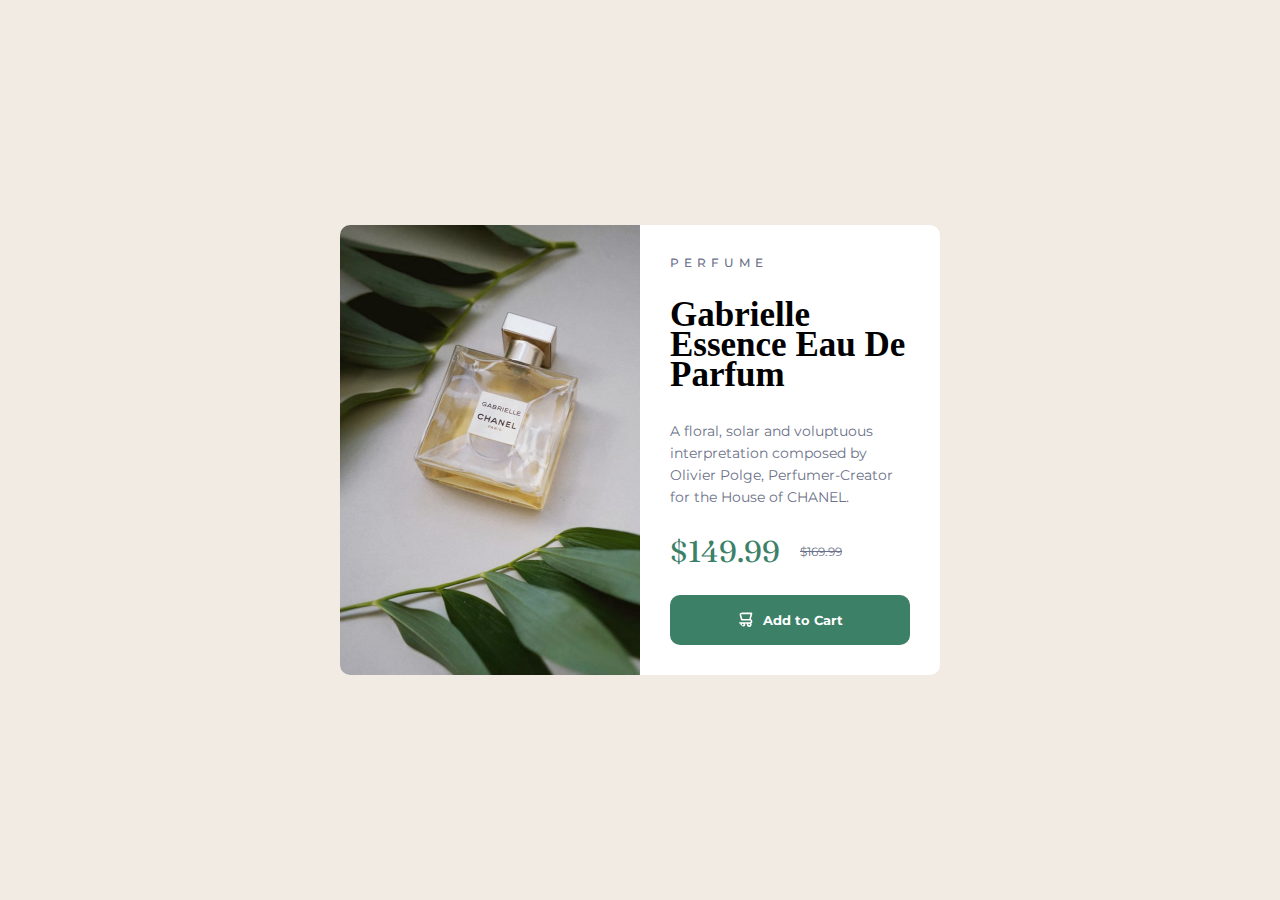
<file: product-preview-card-component-main - Kopya (2)/index.html>
<!DOCTYPE html>
<html lang="en">
  <head>
    <meta charset="UTF-8" />
    <meta name="viewport" content="width=device-width, initial-scale=1.0" />
    <!-- displays site properly based on user's device -->
    <link rel="preconnect" href="https://fonts.googleapis.com" />
    <link rel="preconnect" href="https://fonts.gstatic.com" crossorigin />
    <link
      href="https://fonts.googleapis.com/css2?family=Fraunces:wght@700&family=Montserrat:wght@500;700&display=swap"
      rel="stylesheet"
    />
    <link
      rel="icon"
      type="image/png"
      sizes="32x32"
      href="./images/favicon-32x32.png"
    />
    <link rel="stylesheet" href="style.css" />
    <title>Frontend Mentor | Product preview card component</title>

    <!-- Feel free to remove these styles or customise in your own stylesheet 👍 -->

  </head>
  <body>
    <div class="container">
      <div class="leftContainer">

      </div>
      <div class="rightContainer">
        <div class="perfume">PERFUME</div>
        <div class="bigText"> Gabrielle Essence Eau De Parfum</div>
        <div class="detail">A floral, solar and voluptuous interpretation composed by Olivier Polge, 
          Perfumer-Creator for the House of CHANEL.</div>
        <div class="price">
          <div class="green">$149.99</div>
          <div class="gray">$169.99</div>
        </div>
        <div class="button">
          <div class="cart">
            <img class="svg" src="images/icon-cart.svg">
          </div>
          <div class="addcart">Add to Cart</div>
        </div>
      </div>
    </div>
  </body>
</html>
</file>
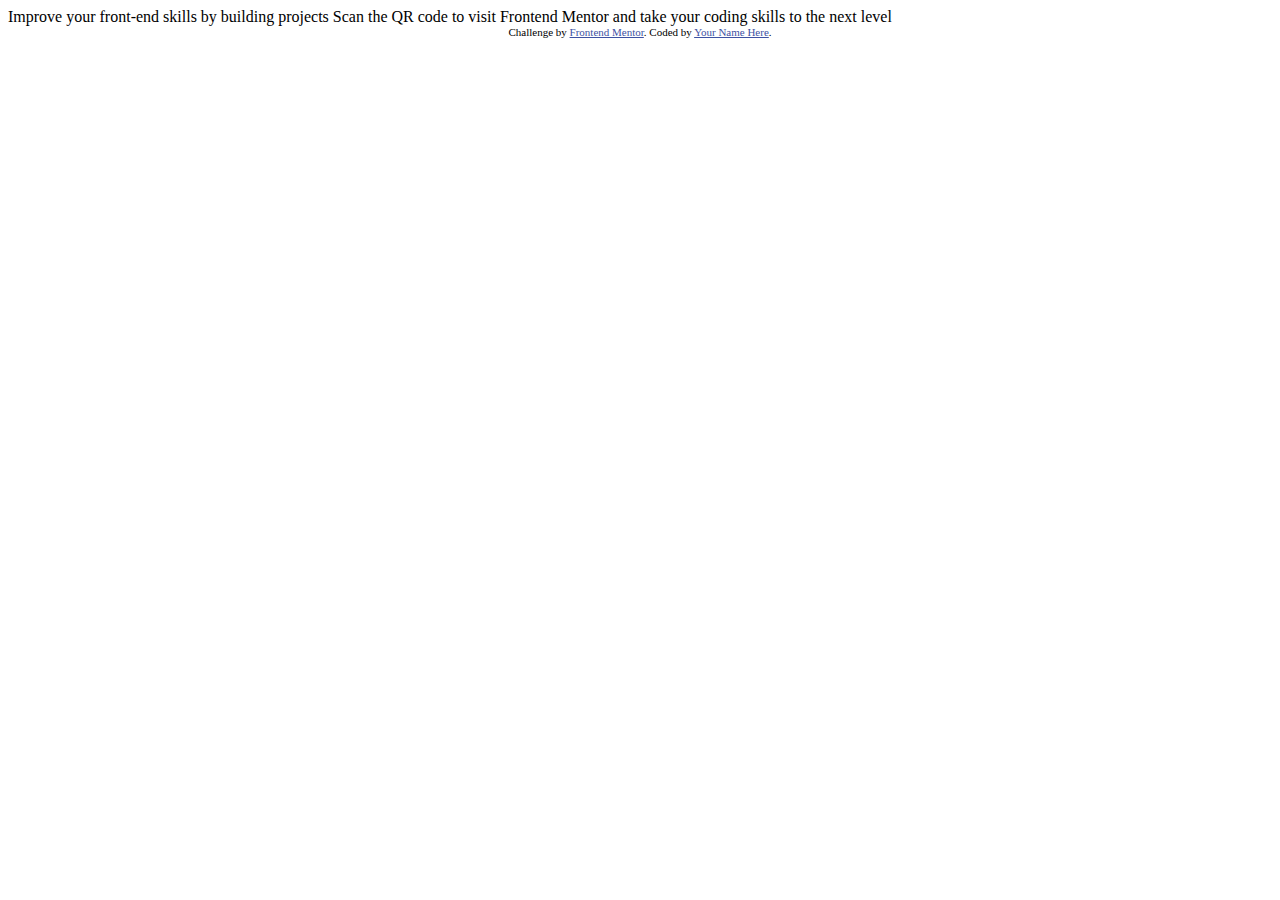
<file: qr-code-component-main/index.html>
<!DOCTYPE html>
<html lang="en">
<head>
  <meta charset="UTF-8">
  <meta name="viewport" content="width=device-width, initial-scale=1.0"> <!-- displays site properly based on user's device -->

  <link rel="icon" type="image/png" sizes="32x32" href="./images/favicon-32x32.png">
  
  <title>Frontend Mentor | QR code component</title>

  <!-- Feel free to remove these styles or customise in your own stylesheet 👍 -->
  <style>
    .attribution { font-size: 11px; text-align: center; }
    .attribution a { color: hsl(228, 45%, 44%); }
  </style>
</head>
<body>

  Improve your front-end skills by building projects

  Scan the QR code to visit Frontend Mentor and take your coding skills to the next level
  
  <div class="attribution">
    Challenge by <a href="https://www.frontendmentor.io?ref=challenge" target="_blank">Frontend Mentor</a>. 
    Coded by <a href="#">Your Name Here</a>.
  </div>
</body>
</html>
</file>
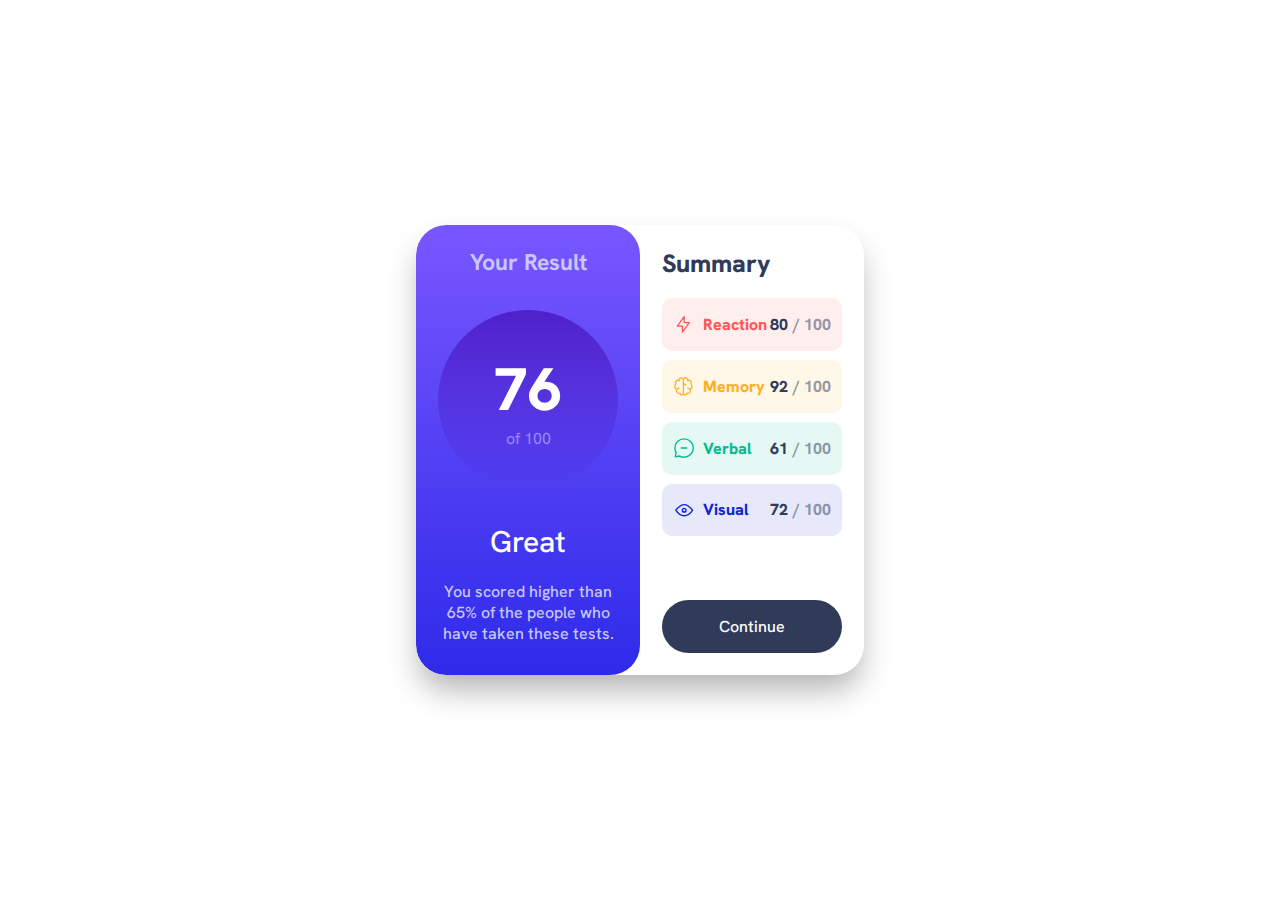
<file: results-summary-component-main/index.html>
<!DOCTYPE html>
<html lang="en">
  <head>
    <meta charset="UTF-8" />
    <meta name="viewport" content="width=device-width, initial-scale=1.0" />
    <!-- displays site properly based on user's device -->
    <link rel="preconnect" href="https://fonts.googleapis.com" />
    <link rel="preconnect" href="https://fonts.gstatic.com" crossorigin />
    <link
      href="https://fonts.googleapis.com/css2?family=Hanken+Grotesk:wght@500;700;800&display=swap"
      rel="stylesheet"
    />
    <link
      rel="icon"
      type="image/png"
      sizes="32x32"
      href="./assets/images/favicon-32x32.png"
    />
    <link rel="stylesheet" href="style.css" />

    <title>Frontend Mentor | Results summary component</title>

    <!-- Feel free to remove these styles or customise in your own stylesheet 👍 -->
    <style>
      .attribution {
        font-size: 11px;
        text-align: center;
      }
      .attribution a {
        color: hsl(228, 45%, 44%);
      }
    </style>
  </head>
  <body>
    <div class="container">
      <div class="middle">
        <div class="left">
          <div class="uppertext">Your Result</div>
          <div class="circle">
            <div class="big">76</div>
            <div class="of100">of 100</div>
          </div>
          <div class="lowertext">
            <div class="great">Great</div>
            <div class="long">
            You scored higher than 65% of the people who have
              taken these tests.
            </div>
          </div>
        </div>
        <div class="right">
          <div class="summary">Summary</div>
          <div class="rightContent">
            <div class="colored reaction">
              <div class="reactionLeft coloredLeft"><svg xmlns="http://www.w3.org/2000/svg" width="20" height="20" fill="none" viewBox="0 0 20 20"><path stroke="#F55" stroke-linecap="round" stroke-linejoin="round" stroke-width="1.25" d="M10.833 8.333V2.5l-6.666 9.167h5V17.5l6.666-9.167h-5Z"/></svg><span>Reaction</span></div>
              <div class="reactionRight coloredRight"><div class="rightStroke">80</div>/ 100  </div>
            </div>
            <div class="colored memory">
              <div class="memoryLeft coloredLeft"><svg xmlns="http://www.w3.org/2000/svg" width="20" height="20" fill="none" viewBox="0 0 20 20"><path stroke="#FFB21E" stroke-linecap="round" stroke-linejoin="round" stroke-width="1.25" d="M5.833 11.667a2.5 2.5 0 1 0 .834 4.858"/><path stroke="#FFB21E" stroke-linecap="round" stroke-linejoin="round" stroke-width="1.25" d="M3.553 13.004a3.333 3.333 0 0 1-.728-5.53m.025-.067a2.083 2.083 0 0 1 2.983-2.824m.199.054A2.083 2.083 0 1 1 10 3.75v12.917a1.667 1.667 0 0 1-3.333 0M10 5.833a2.5 2.5 0 0 0 2.5 2.5m1.667 3.334a2.5 2.5 0 1 1-.834 4.858"/><path stroke="#FFB21E" stroke-linecap="round" stroke-linejoin="round" stroke-width="1.25" d="M16.447 13.004a3.334 3.334 0 0 0 .728-5.53m-.025-.067a2.083 2.083 0 0 0-2.983-2.824M10 3.75a2.085 2.085 0 0 1 2.538-2.033 2.084 2.084 0 0 1 1.43 2.92m-.635 12.03a1.667 1.667 0 0 1-3.333 0"/></svg><span>Memory

              </span></div>
              <div class="memoryRight coloredRight"> <div class="rightStroke">92</div> / 100</div>
            </div>
            <div class="colored verbal">
              <div class="verbalLeft coloredLeft"><svg xmlns="http://www.w3.org/2000/svg" width="20" height="20" fill="none" viewBox="0 0 20 20"><path stroke="#00BB8F" stroke-linecap="round" stroke-linejoin="round" stroke-width="1.25" d="M7.5 10h5M10 18.333A8.333 8.333 0 1 0 1.667 10c0 1.518.406 2.942 1.115 4.167l-.699 3.75 3.75-.699A8.295 8.295 0 0 0 10 18.333Z"/></svg><span>Verbal</span> </div>
              <div class="verbalRight coloredRight"><div class="rightStroke">61</div> / 100</div>
            </div>
            <div class="colored visual">
              <div class="visualLeft coloredLeft"><svg xmlns="http://www.w3.org/2000/svg" width="20" height="20" fill="none" viewBox="0 0 20 20"><path stroke="#1125D6" stroke-linecap="round" stroke-linejoin="round" stroke-width="1.25" d="M10 11.667a1.667 1.667 0 1 0 0-3.334 1.667 1.667 0 0 0 0 3.334Z"/><path stroke="#1125D6" stroke-linecap="round" stroke-linejoin="round" stroke-width="1.25" d="M17.5 10c-1.574 2.492-4.402 5-7.5 5s-5.926-2.508-7.5-5C4.416 7.632 6.66 5 10 5s5.584 2.632 7.5 5Z"/></svg><span>Visual</span></div>
              <div class="visualRight coloredRight"><div class="rightStroke">72</div> / 100</div>
            </div>
          </div>
          <div class="button">Continue</div>
        </div>
      </div>
    </div>
  </body>
</html>
</file>
<file: product-preview-card-component-main - Kopya (2)/style.css>
:root {
  --italic: "Fraunces", serif;
  --sans: "Montserrat", sans-serif;

  --darkGreen: hsl(158, 36%, 37%);
  --cream: hsl(30, 38%, 92%);

  --very: hsl(212, 21%, 14%);
  --dark: hsl(228, 12%, 48%);
  --white: hsl(0, 0%, 100%);
}

body {
  padding: 0;
  margin: 0;
  min-height: 100vh;
  display: flex;
  align-items: center;
  justify-content: center;
  background-color: var(--cream);
}

.container {
  background-color: white;
  width: 600px;
  height: 450px;
  border-radius: 10px;
  display: flex;
  align-items: center;
  justify-content: center;
}

.leftContainer {
  width: 50%;
  height: 100%;
  border-bottom-left-radius: 10px;
  border-top-left-radius: 10px;
  background-image: url("images/image-product-desktop.jpg");
  background-size: cover;
}

img {
  border-bottom-left-radius: 10px;
  border-top-left-radius: 10px;
  height: 100%;
  width: 100%;
}
.rightContainer {
  display: flex;

  flex-direction: column;
  width: 50%;
  height: 100%;
  box-sizing: border-box;
  border-bottom-right-radius: 10px;
  border-top-right-radius: 10px;
  padding: 30px;
}

.perfume {
  font-family: var(--sans);
  color: var(--dark);
  font-weight: 500;
  font-size: 12px;
  letter-spacing: 5px;
}
.bigText {
  font-weight: 700;
  font-size: 35px;
  line-height: 30px;
  margin: 30px 0;
}
.detail {
  font-family: var(--sans);
  color: var(--dark);
  font-size: 14px;
  line-height: 22px;
  margin-bottom: 25px;
}
.price {
  display: flex;
  align-items: center;
  justify-content: start;
  font-family: var(--italic);
  margin-bottom: 25px;
}
.green {
  color: var(--darkGreen);
  font-size: 30px;
  margin-right: 20px;
}
.gray {
  font-family: var(--sans);
  font-size: 12px;
  text-decoration: line-through;
  color: var(--dark);
}
.button {
  transition: 0.2s;
  cursor: pointer;
  display: flex;
  align-items: center;
  justify-content: center;
  background-color: var(--darkGreen);
  width: 100%;
  font-family: var(--sans);
  color: white;
  height: 100%;
  border-radius: 10px;
  font-weight: 700;
  font-size: 13px;
}
.button:hover {
  background-color: hsl(158, 35%, 20%);
}
.cart {
  margin-right: 10px;
}

.svg {
  width: 15px;
}

@media screen and (max-width: 768px) {
  .container {
    background-color: white;
    width: 100%;
    height: auto;
margin: 10px;
    flex-direction: column;
  }

  .leftContainer {


    border-radius: 10px;
    border-bottom-left-radius: 0;
    border-bottom-right-radius: 0;
    background-image: url("images/image-product-mobile.jpg");
    width: 100%;
    height: 250px;
    background-size: cover;
    background-position: center;
}
  .rightContainer {
    padding: 20px;
    width: 100%;

    border-radius: 10px;
    border-top-left-radius: 0;
    border-top-right-radius: 0;
    background-color: white;
  }
  .bigText {
    margin: 20px 0;
  }
  .detail {
    margin-bottom: 15px;
  }
  .button {
    height: 50px;
  }
  .price {
    margin-bottom: 15px;
  }
}
</file>
<file: results-summary-component-main/style.css>
:root {
  --red: hsl(0, 100%, 67%);
  --orange: hsl(39, 100%, 56%);
  --green: hsl(166, 100%, 37%);
  --blue: hsl(234, 85%, 45%);

  --recup: hsl(252, 100%, 67%);
  --recdown: hsl(241, 81%, 54%);
  --circleup: hsla(256, 72%, 46%, 1);
  --circledown: hsla(241, 72%, 46%, 0);

  --white: hsl(0, 0%, 100%);
  --platblue: hsl(221, 100%, 96%);
  --lightlavender: hsl(241, 100%, 89%);
  --gray: hsl(224, 30%, 27%);

  --fontsize: 18px;
}
body {
  margin: 0;
  padding: 0;
  box-sizing: border-box;
  font-family: "Hanken Grotesk", sans-serif;
}

.container {
  width: 100vw;
  height: 100vh;
  display: flex;
  align-items: center;
  justify-content: center;
  background-color: white;
}

.middle {
  border-radius: 30px;
  background-color: white;
  width: 35%;
  height: 50%;
  display: flex;
  align-items: center;
  justify-content: center;
  overflow: hidden;
  -webkit-box-shadow: 0px 18px 32px -4px rgba(0,0,0,0.31);
  -moz-box-shadow: 0px 18px 32px -4px rgba(0,0,0,0.31);
  box-shadow: 0px 18px 32px -4px rgba(0,0,0,0.31);
}
.left {
  height: 100%;
  width: 50%;
  display: flex;
  align-items: center;
  justify-content: space-between;
  background-image: linear-gradient(to bottom, var(--recup), var(--recdown));
  flex-direction: column;
  padding: 5%;
  box-sizing: border-box;
  border-radius: 30px;
}
.right {
  flex-direction: column;
  display: flex;
  align-items: center;
  justify-content: center;
  width: 50%;
  height: 100%;
}
.circle {
  width: 180px;
  height: 180px;
  background-image: linear-gradient(
    to bottom,
    var(--circleup),
    var(--circledown)
  );
  border-radius: 1000px;
  display: flex;
  align-items: center;
  justify-content: center;
  flex-direction: column;
}
.uppertext {
  color: var(--lightlavender);
  font-size: 23px;
  font-weight: 700;
}
.lowertext {
  display: flex;
  align-items: center;
  justify-content: center;
  flex-direction: column;
}
.great {
  color: var(--white);
  font-weight: 500;
  font-size: 30px;
  margin-bottom: 20px;
}
.long {
  text-align: center;
  color: var(--lightlavender);
  margin-bottom: 5%;
  font-weight: 500;
}
.big {
  color: var(--white);
  font-weight: 800;
  font-size: 60px;
}
.of100 {
  color: hsla(241, 100%, 89%, 0.6);
}

.right {
  justify-content: start;
  align-items: start;
  box-sizing: border-box;
  padding: 5%;
}
.summary {
  color: var(--gray);
  font-weight: 800;
  font-size: 25px;
  margin-bottom: 5%;
}
.rightContent {
  width: 100%;
  height: 100%;
  font-weight: 800;
}
.colored {
  display: flex;
  align-items: center;
  justify-content: center;
  border-radius: 10px;
  margin: 5% 0;
  width: 100%;
  height: 17%;
  box-sizing: border-box;
  display: flex;
  align-items: center;
  justify-content: space-between;
  padding: 0 6%;
}
.coloredLeft {
  display: flex;
  align-items: center;
  justify-content: center;
}
svg {
  height: 100%;
  width: 30px;
}
span {
  box-sizing: border-box;
  padding-left: 10%;
}

.coloredRight {
  display: flex;
  align-items: center;
  justify-content: center;
  color: var(--gray);
}
.reactionLeft {
  color: var(--red);
}
.memoryLeft {
  color: var(--orange);
}
.verbalLeft {
  color: var(--green);
}
.visualLeft {
  color: var(--blue);
}

.reaction {
  background-color: hsla(0, 100%, 67%, 0.1);
}
.memory {
  background-color: hsla(39, 100%, 56%, 0.1);
}
.verbal {
  background-color: hsla(166, 100%, 37%, 0.1);
}
.visual {
  background-color: hsla(234, 85%, 45%, 0.1);
}
.rightStroke{
    font-weight: 800;
    box-sizing: border-box;
    padding-right: 5px;
    color: hsl(224, 30%, 27%);;
}


.coloredRight{
    color: hsla(224, 30%, 27%,0.5);;
}
.button{
    color: var(--white);
    font-weight: 500;

    background-color: hsl(224, 30%, 27%);;
    border-radius: 1000px;
    width: 100%;
    height: 17%;
    display: flex;
    align-items: center;
    justify-content: center;
    cursor: pointer;
}
.button:hover{

    background-color: transparent;

    background-image: linear-gradient(to bottom, var(--recup), var(--recdown));
}

@media screen and (max-width: 768px) {
    .middle{
        width: 100vw;
        height: 100vh;
        flex-direction: column;
        overflow: visible;
    }
    .left{
        width: 100vw;
        height: 100vh;
        border-top-left-radius: 0px;
        border-top-right-radius: 0px;
    }
    .circle{
        width: 130px;
        height: 130px;
    }
    .great{
        font-size: 25px;
    }
    .uppertext{
        font-size: 20px;
    }
    .right{
        
        width: 100vw;
    }
}
</file>
